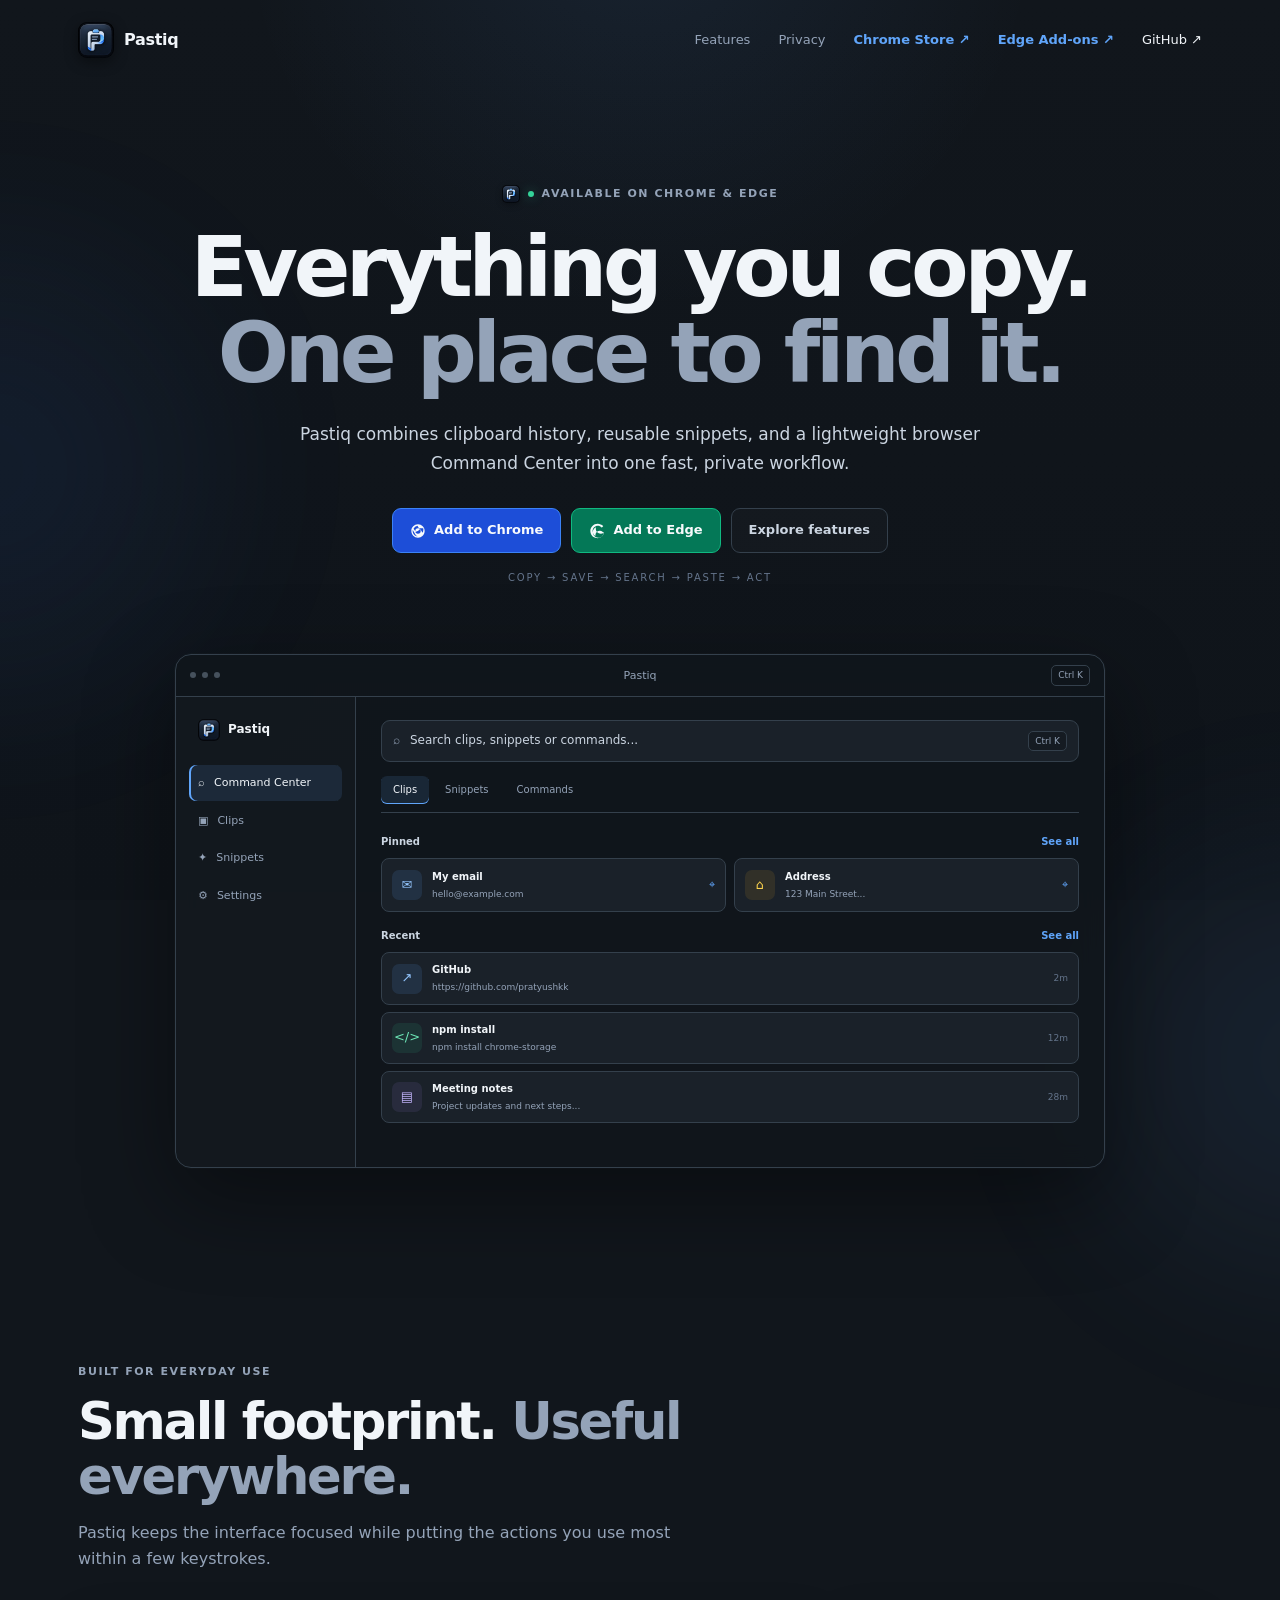
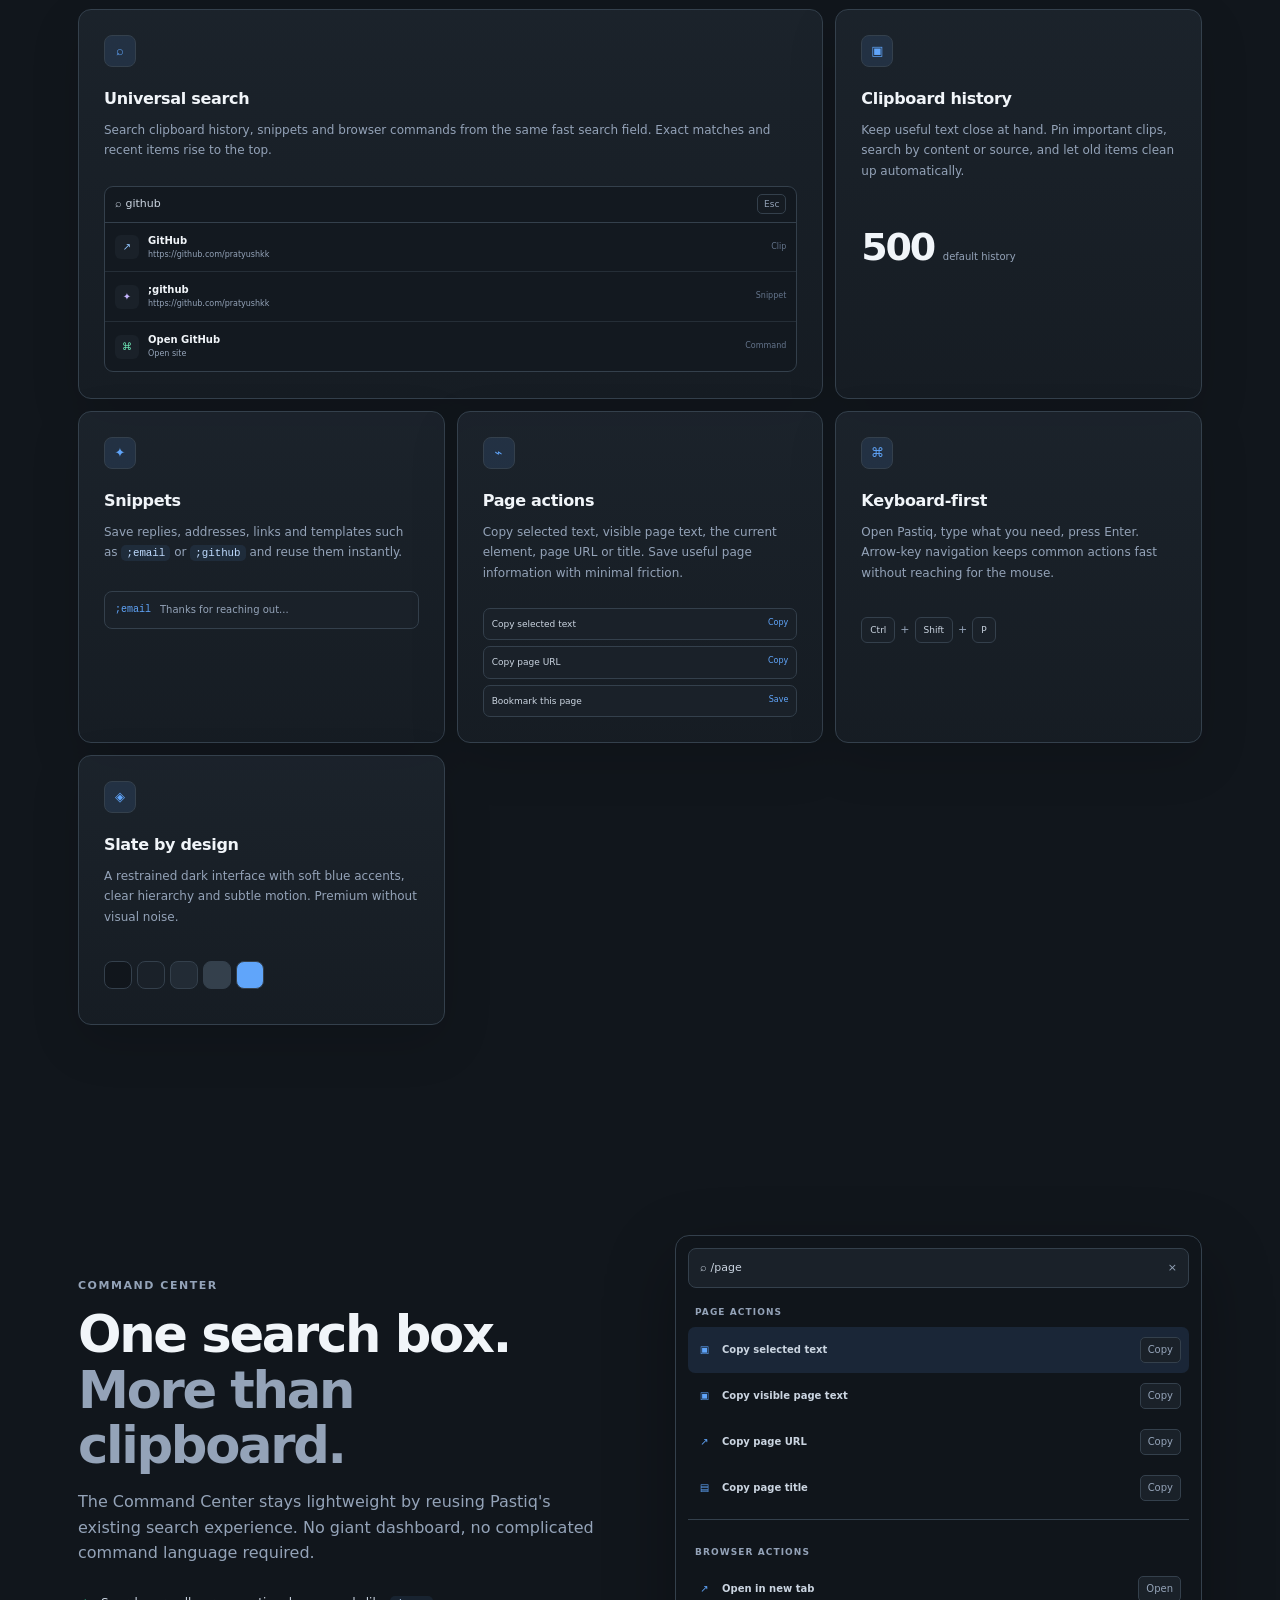
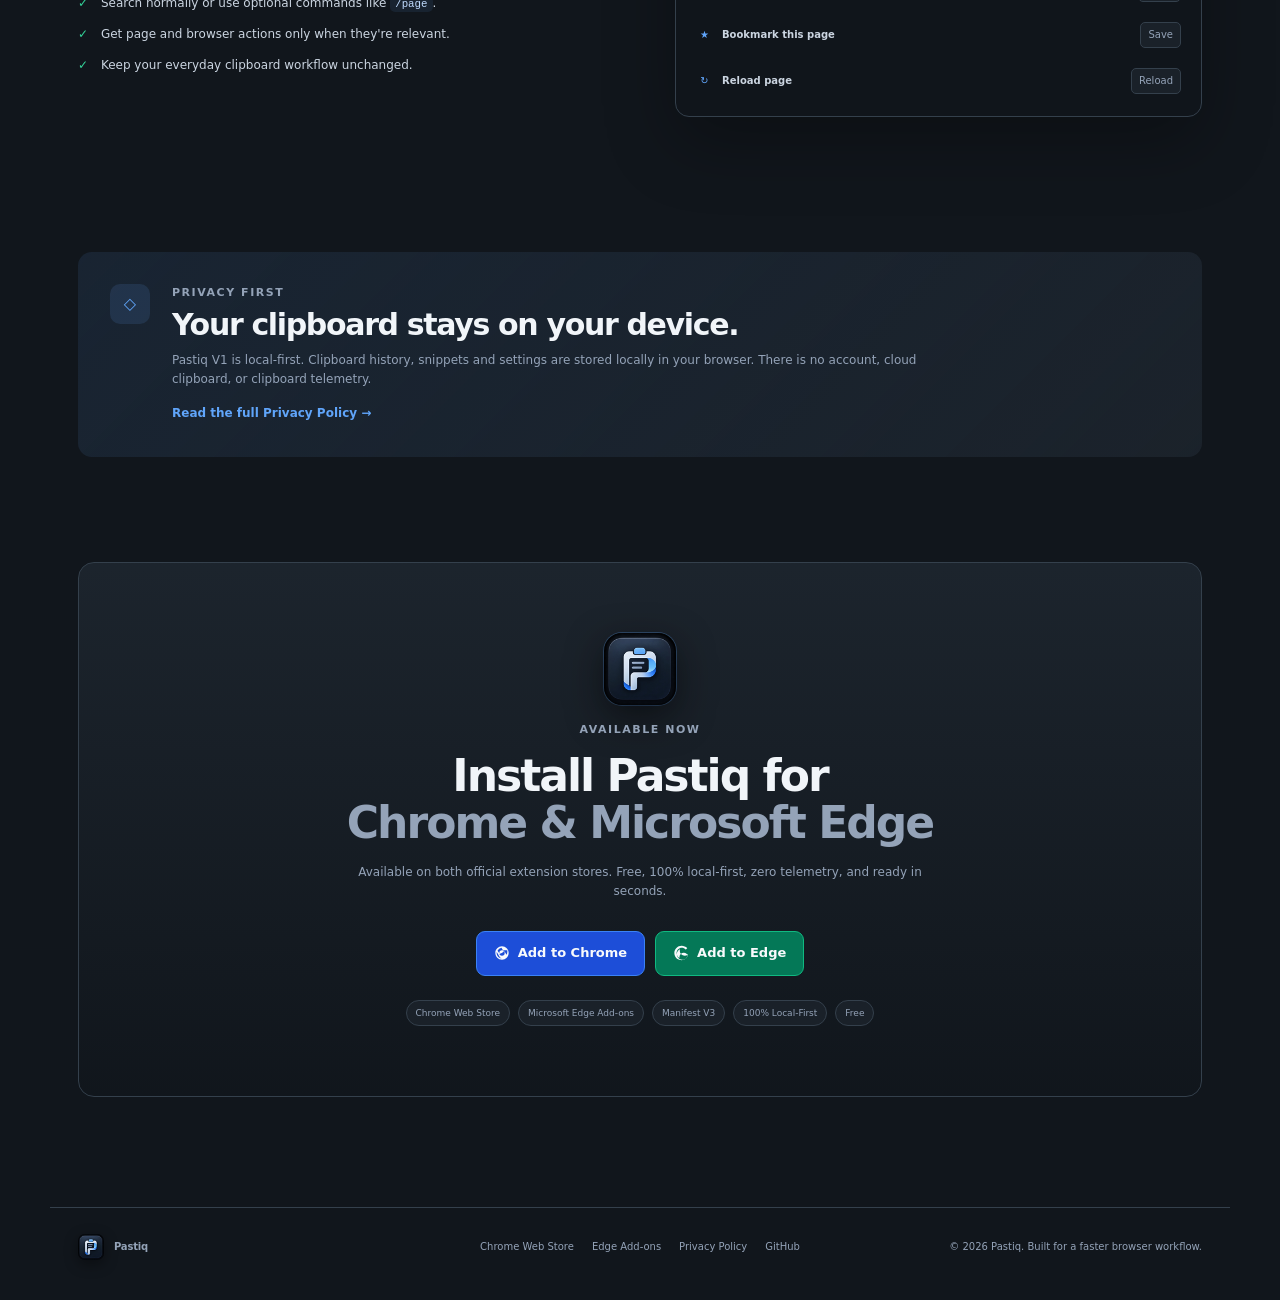
<file: index.html>
<!doctype html>
<html lang="en">
<head>
  <meta charset="utf-8">
  <meta name="viewport" content="width=device-width, initial-scale=1">
  <meta name="theme-color" content="#11161C">
  <meta name="description" content="Pastiq — the fast, private clipboard and lightweight command center for Chrome.">
  <title>Pastiq — Clipboard, Snippets & Command Center</title>
  <link rel="icon" href="icons/icon32.png" type="image/png">
  <link rel="apple-touch-icon" href="icons/icon128.png">
  <link rel="stylesheet" href="styles.css">
</head>
<body>
  <div class="ambient ambient-one"></div>
  <div class="ambient ambient-two"></div>

  <header class="nav">
    <a class="brand" href="./" aria-label="Pastiq home">
      <img src="icons/icon128.png" alt="Pastiq logo" class="brand-logo" width="36" height="36">
      <span>Pastiq</span>
    </a>
    <nav class="nav-links" aria-label="Primary navigation">
      <a href="#features">Features</a>
      <a href="#privacy">Privacy</a>
      <a class="nav-badge" href="https://chromewebstore.google.com/detail/fnlfffhpiaoiljenmjepgnjdpjjngoed?utm_source=item-share-cb" target="_blank" rel="noopener">Chrome Store ↗</a>
      <a class="nav-badge" href="https://microsoftedge.microsoft.com/addons/detail/pastiq-%E2%80%94-clipboard-comm/obihcbagfbnngcpdahdcihdpgjglkilc" target="_blank" rel="noopener">Edge Add-ons ↗</a>
      <a class="github-link" href="https://github.com/pratyushkk/pastiq" target="_blank" rel="noopener">GitHub ↗</a>
    </nav>
  </header>

  <main>
    <section class="hero">
      <div class="eyebrow"><img src="icons/icon32.png" alt="" class="hero-badge-logo"> <span class="status-dot"></span> Available on Chrome & Edge</div>
      <h1>Everything you copy.<br><span>One place to find it.</span></h1>
      <p class="hero-copy">Pastiq combines clipboard history, reusable snippets, and a lightweight browser Command Center into one fast, private workflow.</p>
      <div class="hero-actions">
        <a class="button primary chrome-btn" href="https://chromewebstore.google.com/detail/fnlfffhpiaoiljenmjepgnjdpjjngoed?utm_source=item-share-cb" target="_blank" rel="noopener">
          <svg viewBox="0 0 24 24" fill="currentColor"><path d="M12 2C6.48 2 2 6.48 2 12s4.48 10 10 10 10-4.48 10-10S17.52 2 12 2zm0 18c-4.41 0-8-3.59-8-8 0-.55.06-1.08.17-1.6l4.63 8.02A7.95 7.95 0 0 0 12 20zm0-12a4 4 0 1 1 0 8 4 4 0 0 1 0-8zm6.92 7.08l-3.23-5.6A4.01 4.01 0 0 0 12 8h7.9c.07.65.1 1.32.1 2 0 1.83-.5 3.54-1.38 5.08zM5.32 8.79A7.96 7.96 0 0 1 11.23 4.1l3.52 6.1A3.99 3.99 0 0 0 12 12c-1.34 0-2.5.66-3.2 1.67L5.32 8.79z"/></svg>
          Add to Chrome
        </a>
        <a class="button primary edge-btn" href="https://microsoftedge.microsoft.com/addons/detail/pastiq-%E2%80%94-clipboard-comm/obihcbagfbnngcpdahdcihdpgjglkilc" target="_blank" rel="noopener">
          <svg viewBox="0 0 24 24" fill="currentColor"><path d="M21.94 14.5c-.32 4.15-3.8 7.5-8.08 7.5-4.5 0-8.15-3.66-8.15-8.16 0-3.3 1.96-6.14 4.79-7.4-.18.73-.28 1.5-.28 2.3 0 4.1 3.32 7.42 7.42 7.42 1.5 0 2.9-.44 4.07-1.2.14-.1.18-.3.08-.43-.44-.57-.96-1.07-1.55-1.5-1.12-.81-2.47-1.29-3.92-1.29-3.7 0-6.7 3-6.7 6.7 0 .42.04.83.12 1.23C7.2 18.3 5.4 15.35 5.4 12c0-4.32 3.5-7.82 7.82-7.82 2.22 0 4.23.92 5.66 2.4.13.14.35.15.49.03l1.83-1.63c.14-.13.15-.35.02-.49C19.12 2.37 16.2 1 12.92 1 6.89 1 2 5.89 2 11.92c0 5.47 4.02 9.98 9.28 10.74.45.07.9.1 1.36.1 4.97 0 9.17-3.63 9.94-8.5.03-.2-.11-.38-.3-.4l-.34-.06z"/></svg>
          Add to Edge
        </a>
        <a class="button secondary" href="#features">Explore features</a>
      </div>
      <div class="hero-note">COPY → SAVE → SEARCH → PASTE → ACT</div>

      <div class="product-frame" aria-label="Pastiq interface preview">
        <div class="window-bar">
          <div class="window-dots"><i></i><i></i><i></i></div>
          <div class="window-title">Pastiq</div>
          <div class="window-shortcut">Ctrl K</div>
        </div>
        <div class="product-body">
          <aside class="product-side">
            <div class="mini-brand"><img src="icons/icon32.png" alt="" class="mini-logo"><strong>Pastiq</strong></div>
            <div class="side-item active">⌕ <span>Command Center</span></div>
            <div class="side-item">▣ <span>Clips</span></div>
            <div class="side-item">✦ <span>Snippets</span></div>
            <div class="side-item">⚙ <span>Settings</span></div>
          </aside>
          <div class="product-main">
            <div class="search-demo"><span>⌕</span><span class="search-text">Search clips, snippets or commands...</span><kbd>Ctrl K</kbd></div>
            <div class="demo-tabs"><span class="selected">Clips</span><span>Snippets</span><span>Commands</span></div>
            <div class="section-label">Pinned <a href="#">See all</a></div>
            <div class="clip-grid">
              <div class="clip"><span class="clip-icon mail">✉</span><div><b>My email</b><small>hello@example.com</small></div><span class="pin">⌖</span></div>
              <div class="clip"><span class="clip-icon home">⌂</span><div><b>Address</b><small>123 Main Street...</small></div><span class="pin">⌖</span></div>
            </div>
            <div class="section-label">Recent <a href="#">See all</a></div>
            <div class="clip-list">
              <div class="clip"><span class="clip-icon link">↗</span><div><b>GitHub</b><small>https://github.com/pratyushkk</small></div><time>2m</time></div>
              <div class="clip"><span class="clip-icon code">&lt;/&gt;</span><div><b>npm install</b><small>npm install chrome-storage</small></div><time>12m</time></div>
              <div class="clip"><span class="clip-icon text">▤</span><div><b>Meeting notes</b><small>Project updates and next steps...</small></div><time>28m</time></div>
            </div>
          </div>
        </div>
      </div>
    </section>

    <section id="features" class="section">
      <div class="section-heading">
        <div class="eyebrow">Built for everyday use</div>
        <h2>Small footprint. <span>Useful everywhere.</span></h2>
        <p>Pastiq keeps the interface focused while putting the actions you use most within a few keystrokes.</p>
      </div>
      <div class="feature-grid">
        <article class="feature-card large">
          <div class="feature-icon">⌕</div>
          <h3>Universal search</h3>
          <p>Search clipboard history, snippets and browser commands from the same fast search field. Exact matches and recent items rise to the top.</p>
          <div class="mock-command">
            <div class="mock-search">⌕ github <kbd>Esc</kbd></div>
            <div class="mock-row"><span class="blue">↗</span><div><b>GitHub</b><small>https://github.com/pratyushkk</small></div><em>Clip</em></div>
            <div class="mock-row"><span class="purple">✦</span><div><b>;github</b><small>https://github.com/pratyushkk</small></div><em>Snippet</em></div>
            <div class="mock-row"><span class="green">⌘</span><div><b>Open GitHub</b><small>Open site</small></div><em>Command</em></div>
          </div>
        </article>
        <article class="feature-card">
          <div class="feature-icon">▣</div>
          <h3>Clipboard history</h3>
          <p>Keep useful text close at hand. Pin important clips, search by content or source, and let old items clean up automatically.</p>
          <div class="stat-row"><strong>500</strong><span>default history</span></div>
        </article>
        <article class="feature-card">
          <div class="feature-icon">✦</div>
          <h3>Snippets</h3>
          <p>Save replies, addresses, links and templates such as <code>;email</code> or <code>;github</code> and reuse them instantly.</p>
          <div class="snippet-chip"><span>;email</span><span>Thanks for reaching out...</span></div>
        </article>
        <article class="feature-card">
          <div class="feature-icon">⌁</div>
          <h3>Page actions</h3>
          <p>Copy selected text, visible page text, the current element, page URL or title. Save useful page information with minimal friction.</p>
          <div class="action-stack"><span>Copy selected text <b>Copy</b></span><span>Copy page URL <b>Copy</b></span><span>Bookmark this page <b>Save</b></span></div>
        </article>
        <article class="feature-card">
          <div class="feature-icon">⌘</div>
          <h3>Keyboard-first</h3>
          <p>Open Pastiq, type what you need, press Enter. Arrow-key navigation keeps common actions fast without reaching for the mouse.</p>
          <div class="keys"><kbd>Ctrl</kbd><span>+</span><kbd>Shift</kbd><span>+</span><kbd>P</kbd></div>
        </article>
        <article class="feature-card">
          <div class="feature-icon">◈</div>
          <h3>Slate by design</h3>
          <p>A restrained dark interface with soft blue accents, clear hierarchy and subtle motion. Premium without visual noise.</p>
          <div class="swatches"><i></i><i></i><i></i><i></i><i></i></div>
        </article>
      </div>
    </section>

    <section class="command-section">
      <div class="command-copy">
        <div class="eyebrow">Command Center</div>
        <h2>One search box.<br><span>More than clipboard.</span></h2>
        <p>The Command Center stays lightweight by reusing Pastiq's existing search experience. No giant dashboard, no complicated command language required.</p>
        <ul>
          <li><span>✓</span> Search normally or use optional commands like <code>/page</code>.</li>
          <li><span>✓</span> Get page and browser actions only when they're relevant.</li>
          <li><span>✓</span> Keep your everyday clipboard workflow unchanged.</li>
        </ul>
      </div>
      <div class="command-panel">
        <div class="panel-search">⌕ /page <span>×</span></div>
        <div class="panel-title">PAGE ACTIONS</div>
        <div class="command-row active"><span>▣</span><b>Copy selected text</b><button>Copy</button></div>
        <div class="command-row"><span>▣</span><b>Copy visible page text</b><button>Copy</button></div>
        <div class="command-row"><span>↗</span><b>Copy page URL</b><button>Copy</button></div>
        <div class="command-row"><span>▤</span><b>Copy page title</b><button>Copy</button></div>
        <div class="divider"></div>
        <div class="panel-title">BROWSER ACTIONS</div>
        <div class="command-row"><span>↗</span><b>Open in new tab</b><button>Open</button></div>
        <div class="command-row"><span>★</span><b>Bookmark this page</b><button>Save</button></div>
        <div class="command-row"><span>↻</span><b>Reload page</b><button>Reload</button></div>
      </div>
    </section>

    <section id="privacy" class="privacy-section">
      <div class="privacy-card">
        <div class="privacy-icon">◇</div>
        <div>
          <div class="eyebrow">Privacy first</div>
          <h2>Your clipboard stays on your device.</h2>
          <p>Pastiq V1 is local-first. Clipboard history, snippets and settings are stored locally in your browser. There is no account, cloud clipboard, or clipboard telemetry.</p>
          <a class="text-link" href="privacy.html">Read the full Privacy Policy →</a>
        </div>
      </div>
    </section>

    <section id="download" class="download-section">
      <div class="download-card">
        <img src="icons/icon128.png" alt="Pastiq logo" class="download-card-logo" width="72" height="72">
        <div class="eyebrow" style="justify-content: center;">Available Now</div>
        <h2>Install Pastiq for<br><span>Chrome & Microsoft Edge</span></h2>
        <p>Available on both official extension stores. Free, 100% local-first, zero telemetry, and ready in seconds.</p>
        <div class="hero-actions">
          <a class="button primary chrome-btn" href="https://chromewebstore.google.com/detail/fnlfffhpiaoiljenmjepgnjdpjjngoed?utm_source=item-share-cb" target="_blank" rel="noopener">
            <svg viewBox="0 0 24 24" fill="currentColor"><path d="M12 2C6.48 2 2 6.48 2 12s4.48 10 10 10 10-4.48 10-10S17.52 2 12 2zm0 18c-4.41 0-8-3.59-8-8 0-.55.06-1.08.17-1.6l4.63 8.02A7.95 7.95 0 0 0 12 20zm0-12a4 4 0 1 1 0 8 4 4 0 0 1 0-8zm6.92 7.08l-3.23-5.6A4.01 4.01 0 0 0 12 8h7.9c.07.65.1 1.32.1 2 0 1.83-.5 3.54-1.38 5.08zM5.32 8.79A7.96 7.96 0 0 1 11.23 4.1l3.52 6.1A3.99 3.99 0 0 0 12 12c-1.34 0-2.5.66-3.2 1.67L5.32 8.79z"/></svg>
            Add to Chrome
          </a>
          <a class="button primary edge-btn" href="https://microsoftedge.microsoft.com/addons/detail/pastiq-%E2%80%94-clipboard-comm/obihcbagfbnngcpdahdcihdpgjglkilc" target="_blank" rel="noopener">
            <svg viewBox="0 0 24 24" fill="currentColor"><path d="M21.94 14.5c-.32 4.15-3.8 7.5-8.08 7.5-4.5 0-8.15-3.66-8.15-8.16 0-3.3 1.96-6.14 4.79-7.4-.18.73-.28 1.5-.28 2.3 0 4.1 3.32 7.42 7.42 7.42 1.5 0 2.9-.44 4.07-1.2.14-.1.18-.3.08-.43-.44-.57-.96-1.07-1.55-1.5-1.12-.81-2.47-1.29-3.92-1.29-3.7 0-6.7 3-6.7 6.7 0 .42.04.83.12 1.23C7.2 18.3 5.4 15.35 5.4 12c0-4.32 3.5-7.82 7.82-7.82 2.22 0 4.23.92 5.66 2.4.13.14.35.15.49.03l1.83-1.63c.14-.13.15-.35.02-.49C19.12 2.37 16.2 1 12.92 1 6.89 1 2 5.89 2 11.92c0 5.47 4.02 9.98 9.28 10.74.45.07.9.1 1.36.1 4.97 0 9.17-3.63 9.94-8.5.03-.2-.11-.38-.3-.4l-.34-.06z"/></svg>
            Add to Edge
          </a>
        </div>
        <div class="download-meta">
          <span>Chrome Web Store</span>
          <span>Microsoft Edge Add-ons</span>
          <span>Manifest V3</span>
          <span>100% Local-First</span>
          <span>Free</span>
        </div>
      </div>
    </section>
  </main>

  <footer class="footer">
    <a class="brand" href="./"><img src="icons/icon48.png" alt="Pastiq logo" class="brand-logo small" width="26" height="26"><span>Pastiq</span></a>
    <div class="footer-links">
      <a href="https://chromewebstore.google.com/detail/fnlfffhpiaoiljenmjepgnjdpjjngoed?utm_source=item-share-cb" target="_blank" rel="noopener">Chrome Web Store</a>
      <a href="https://microsoftedge.microsoft.com/addons/detail/pastiq-%E2%80%94-clipboard-comm/obihcbagfbnngcpdahdcihdpgjglkilc" target="_blank" rel="noopener">Edge Add-ons</a>
      <a href="privacy.html">Privacy Policy</a>
      <a href="https://github.com/pratyushkk/pastiq" target="_blank" rel="noopener">GitHub</a>
    </div>
    <p>© 2026 Pastiq. Built for a faster browser workflow.</p>
  </footer>
</body>
</html>
</file>
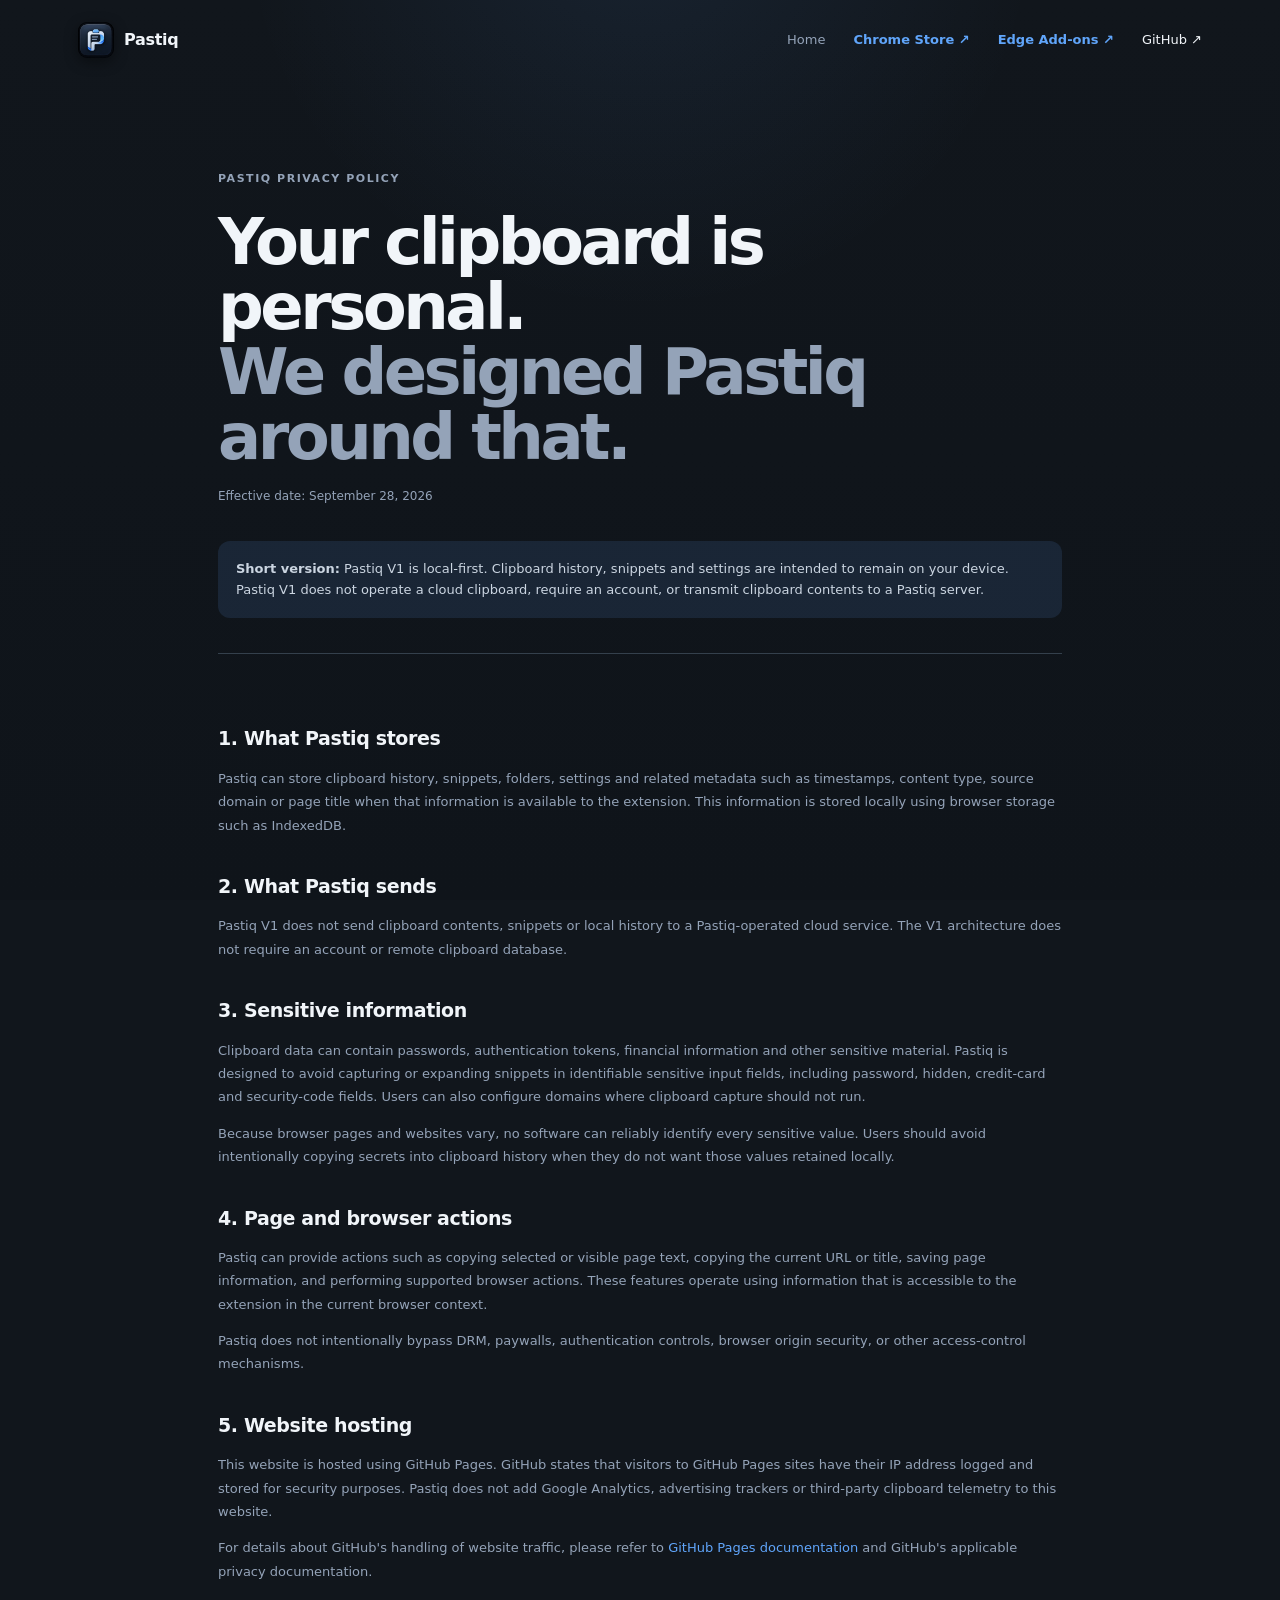
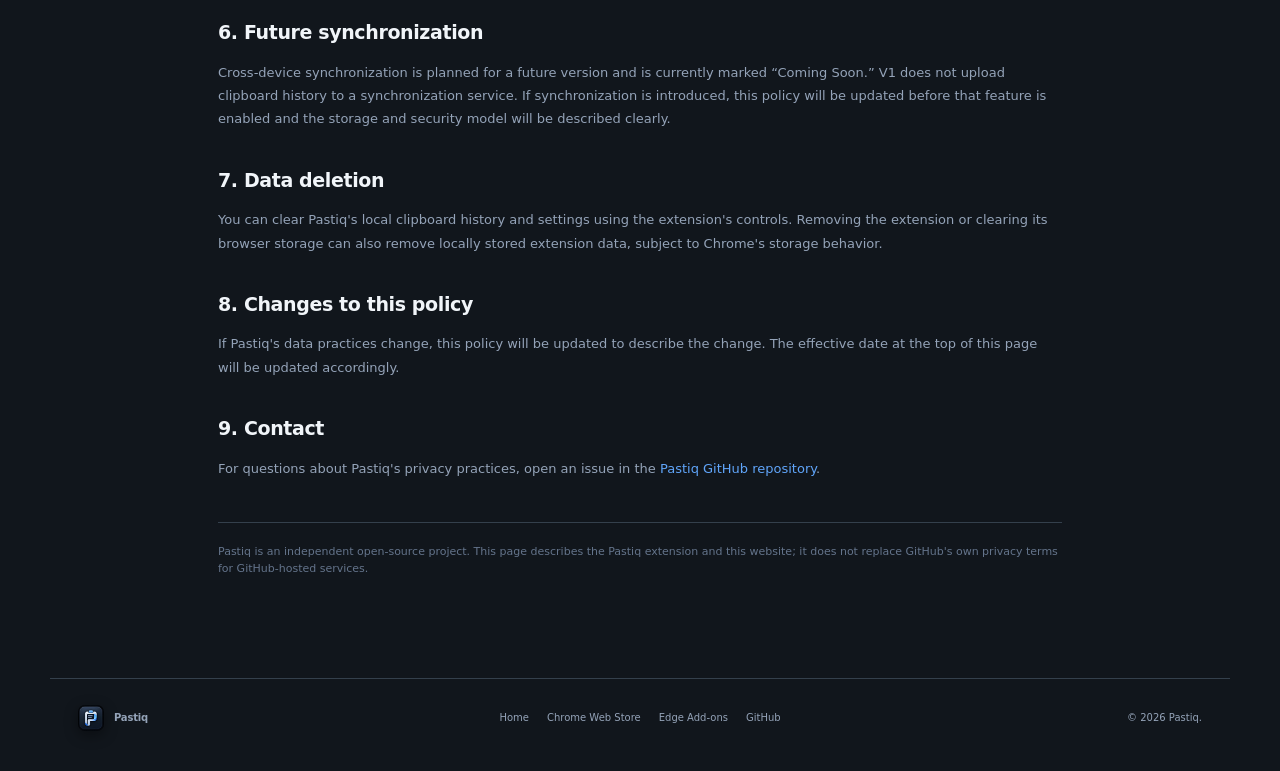
<file: privacy.html>
<!doctype html>
<html lang="en">
<head>
  <meta charset="utf-8">
  <meta name="viewport" content="width=device-width, initial-scale=1">
  <meta name="theme-color" content="#11161C">
  <meta name="description" content="Pastiq Privacy Policy.">
  <title>Privacy Policy — Pastiq</title>
  <link rel="icon" href="icons/icon32.png" type="image/png">
  <link rel="apple-touch-icon" href="icons/icon128.png">
  <link rel="stylesheet" href="styles.css">
</head>
<body>
  <header class="nav">
    <a class="brand" href="./" aria-label="Pastiq home"><img src="icons/icon128.png" alt="Pastiq logo" class="brand-logo" width="36" height="36"><span>Pastiq</span></a>
    <nav class="nav-links">
      <a href="./">Home</a>
      <a class="nav-badge" href="https://chromewebstore.google.com/detail/fnlfffhpiaoiljenmjepgnjdpjjngoed?utm_source=item-share-cb" target="_blank" rel="noopener">Chrome Store ↗</a>
      <a class="nav-badge" href="https://microsoftedge.microsoft.com/addons/detail/pastiq-%E2%80%94-clipboard-comm/obihcbagfbnngcpdahdcihdpgjglkilc" target="_blank" rel="noopener">Edge Add-ons ↗</a>
      <a class="github-link" href="https://github.com/pratyushkk/pastiq" target="_blank" rel="noopener">GitHub ↗</a>
    </nav>
  </header>

  <main class="policy">
    <div class="eyebrow">Pastiq Privacy Policy</div>
    <h1>Your clipboard is personal.<br><span>We designed Pastiq around that.</span></h1>
    <p class="policy-lead">Effective date: September 28, 2026</p>

    <div class="policy-callout"><strong>Short version:</strong> Pastiq V1 is local-first. Clipboard history, snippets and settings are intended to remain on your device. Pastiq V1 does not operate a cloud clipboard, require an account, or transmit clipboard contents to a Pastiq server.</div>

    <article class="policy-content">
      <h2>1. What Pastiq stores</h2>
      <p>Pastiq can store clipboard history, snippets, folders, settings and related metadata such as timestamps, content type, source domain or page title when that information is available to the extension. This information is stored locally using browser storage such as IndexedDB.</p>

      <h2>2. What Pastiq sends</h2>
      <p>Pastiq V1 does not send clipboard contents, snippets or local history to a Pastiq-operated cloud service. The V1 architecture does not require an account or remote clipboard database.</p>

      <h2>3. Sensitive information</h2>
      <p>Clipboard data can contain passwords, authentication tokens, financial information and other sensitive material. Pastiq is designed to avoid capturing or expanding snippets in identifiable sensitive input fields, including password, hidden, credit-card and security-code fields. Users can also configure domains where clipboard capture should not run.</p>
      <p>Because browser pages and websites vary, no software can reliably identify every sensitive value. Users should avoid intentionally copying secrets into clipboard history when they do not want those values retained locally.</p>

      <h2>4. Page and browser actions</h2>
      <p>Pastiq can provide actions such as copying selected or visible page text, copying the current URL or title, saving page information, and performing supported browser actions. These features operate using information that is accessible to the extension in the current browser context.</p>
      <p>Pastiq does not intentionally bypass DRM, paywalls, authentication controls, browser origin security, or other access-control mechanisms.</p>

      <h2>5. Website hosting</h2>
      <p>This website is hosted using GitHub Pages. GitHub states that visitors to GitHub Pages sites have their IP address logged and stored for security purposes. Pastiq does not add Google Analytics, advertising trackers or third-party clipboard telemetry to this website.</p>
      <p>For details about GitHub's handling of website traffic, please refer to <a href="https://docs.github.com/en/pages/getting-started-with-github-pages/what-is-github-pages" target="_blank" rel="noopener">GitHub Pages documentation</a> and GitHub's applicable privacy documentation.</p>

      <h2>6. Future synchronization</h2>
      <p>Cross-device synchronization is planned for a future version and is currently marked “Coming Soon.” V1 does not upload clipboard history to a synchronization service. If synchronization is introduced, this policy will be updated before that feature is enabled and the storage and security model will be described clearly.</p>

      <h2>7. Data deletion</h2>
      <p>You can clear Pastiq's local clipboard history and settings using the extension's controls. Removing the extension or clearing its browser storage can also remove locally stored extension data, subject to Chrome's storage behavior.</p>

      <h2>8. Changes to this policy</h2>
      <p>If Pastiq's data practices change, this policy will be updated to describe the change. The effective date at the top of this page will be updated accordingly.</p>

      <h2>9. Contact</h2>
      <p>For questions about Pastiq's privacy practices, open an issue in the <a href="https://github.com/pratyushkk/pastiq/issues" target="_blank" rel="noopener">Pastiq GitHub repository</a>.</p>

      <div class="policy-footer-note">Pastiq is an independent open-source project. This page describes the Pastiq extension and this website; it does not replace GitHub's own privacy terms for GitHub-hosted services.</div>
    </article>
  </main>

  <footer class="footer">
    <a class="brand" href="./"><img src="icons/icon48.png" alt="Pastiq logo" class="brand-logo small" width="26" height="26"><span>Pastiq</span></a>
    <div class="footer-links">
      <a href="./">Home</a>
      <a href="https://chromewebstore.google.com/detail/fnlfffhpiaoiljenmjepgnjdpjjngoed?utm_source=item-share-cb" target="_blank" rel="noopener">Chrome Web Store</a>
      <a href="https://microsoftedge.microsoft.com/addons/detail/pastiq-%E2%80%94-clipboard-comm/obihcbagfbnngcpdahdcihdpgjglkilc" target="_blank" rel="noopener">Edge Add-ons</a>
      <a href="https://github.com/pratyushkk/pastiq" target="_blank" rel="noopener">GitHub</a>
    </div>
    <p>© 2026 Pastiq.</p>
  </footer>
</body>
</html>
</file>
<file: styles.css>
:root{--bg:#11161C;--bg2:#151B22;--surface:#1A2129;--elev:#222B35;--hover:#28333E;--active:#303C48;--border:#34404C;--border2:#465361;--text:#F1F5F9;--text2:#CBD5E1;--muted:#94A3B8;--disabled:#64748B;--blue:#60A5FA;--blue2:#3B82F6;--blueSoft:rgba(96,165,250,.12);--green:#34D399;--purple:#A78BFA;--radius:12px;--font:Inter,ui-sans-serif,system-ui,-apple-system,BlinkMacSystemFont,"Segoe UI",sans-serif}*{box-sizing:border-box}html{scroll-behavior:smooth}body{margin:0;background:var(--bg);color:var(--text);font-family:var(--font);line-height:1.6;-webkit-font-smoothing:antialiased}body:before{content:"";position:fixed;inset:0;pointer-events:none;background:radial-gradient(circle at 50% -10%,rgba(96,165,250,.09),transparent 34%),linear-gradient(180deg,#11161C 0%,#0f141a 100%)}a{color:inherit;text-decoration:none}.ambient{position:absolute;width:420px;height:420px;border-radius:50%;filter:blur(100px);opacity:.08;pointer-events:none}.ambient-one{background:#3B82F6;top:260px;left:-220px}.ambient-two{background:#60A5FA;top:850px;right:-240px}.nav{position:relative;z-index:5;max-width:1180px;margin:auto;padding:22px 28px;display:flex;align-items:center;justify-content:space-between}.brand{display:flex;align-items:center;gap:10px;font-weight:700;letter-spacing:-.02em}.brand-mark{width:34px;height:34px;display:grid;place-items:center}.brand-mark svg{width:34px;height:34px}.brand-mark.small{width:28px;height:28px}.brand-mark.small svg{width:28px;height:28px}.nav-links{display:flex;align-items:center;gap:28px;color:var(--muted);font-size:13px}.nav-links a:hover,.footer a:hover,.text-link:hover{color:var(--text)}.github-link{color:var(--text)!important}.hero{position:relative;z-index:1;max-width:1180px;margin:0 auto;padding:105px 28px 90px;text-align:center}.eyebrow{text-transform:uppercase;letter-spacing:.14em;font-size:11px;font-weight:700;color:var(--muted);display:flex;align-items:center;gap:8px}.hero>.eyebrow{justify-content:center}.status-dot{width:6px;height:6px;border-radius:50%;background:var(--green);box-shadow:0 0 12px rgba(52,211,153,.45)}h1{font-size:clamp(48px,7vw,84px);line-height:1.02;letter-spacing:-.055em;margin:22px 0 24px;font-weight:760}h1 span,h2 span{color:var(--muted)}.hero-copy{max-width:690px;margin:0 auto;color:var(--text2);font-size:17px;line-height:1.7}.hero-actions{display:flex;justify-content:center;gap:10px;margin:30px 0 14px}.button{padding:11px 17px;border-radius:9px;font-size:13px;font-weight:650;border:1px solid var(--border);transition:150ms ease}.button.primary{background:var(--blue);color:#08111b;border-color:var(--blue)}.button.primary:hover{background:var(--blue2);border-color:var(--blue2);transform:translateY(-1px)}.button.secondary{background:rgba(255,255,255,.02);color:var(--text2)}.button.secondary:hover{background:var(--surface);border-color:var(--border2)}.hero-note{font-size:10px;letter-spacing:.18em;color:var(--disabled);margin-top:17px}.product-frame{margin:68px auto 0;max-width:930px;text-align:left;background:rgba(17,22,28,.88);border:1px solid var(--border);border-radius:16px;overflow:hidden;box-shadow:0 30px 90px rgba(0,0,0,.42),0 0 0 1px rgba(255,255,255,.02);backdrop-filter:blur(12px)}.window-bar{height:42px;border-bottom:1px solid var(--border);display:flex;align-items:center;padding:0 14px;position:relative;color:var(--muted);font-size:11px}.window-dots{display:flex;gap:6px}.window-dots i{width:6px;height:6px;border-radius:50%;background:#46515d}.window-title{position:absolute;left:50%;transform:translateX(-50%)}.window-shortcut{margin-left:auto;border:1px solid var(--border);border-radius:5px;padding:2px 6px;font-size:9px}.product-body{display:flex;min-height:470px}.product-side{width:180px;border-right:1px solid var(--border);padding:22px 13px;background:rgba(255,255,255,.01)}.mini-brand{display:flex;align-items:center;gap:8px;font-size:12px;padding:0 9px 22px}.mini-icon{display:grid;place-items:center;width:23px;height:23px;border-radius:7px;background:linear-gradient(135deg,#60A5FA,#3B82F6);color:#07111c;font-weight:800}.side-item{display:flex;align-items:center;gap:9px;color:var(--muted);font-size:11px;padding:9px;border-radius:7px;margin:2px 0}.side-item.active{color:var(--text);background:var(--blueSoft);box-shadow:inset 2px 0 var(--blue)}.product-main{flex:1;padding:23px 25px}.search-demo{height:42px;border:1px solid var(--border);background:var(--surface);border-radius:9px;display:flex;align-items:center;gap:10px;padding:0 11px;color:var(--muted);font-size:12px}.search-demo .search-text{color:var(--text2);flex:1}.search-demo kbd,.keys kbd,.mock-search kbd{font:inherit;color:var(--muted);border:1px solid var(--border);background:var(--bg2);border-radius:5px;padding:2px 6px;font-size:9px}.demo-tabs{display:flex;gap:4px;margin:14px 0 21px;border-bottom:1px solid var(--border);padding-bottom:8px}.demo-tabs span{font-size:10px;color:var(--muted);padding:6px 12px;border-radius:6px}.demo-tabs .selected{color:var(--text);background:var(--blueSoft);box-shadow:inset 0 -1px var(--blue)}.section-label{font-size:10px;font-weight:700;color:var(--text2);margin:16px 0 8px}.section-label a{float:right;color:var(--blue);font-weight:600}.clip-grid{display:grid;grid-template-columns:1fr 1fr;gap:8px}.clip{min-width:0;display:flex;align-items:center;gap:10px;padding:10px;border:1px solid var(--border);background:var(--surface);border-radius:8px}.clip-icon{width:30px;height:30px;flex:0 0 30px;border-radius:7px;display:grid;place-items:center;font-size:13px}.clip-icon.mail{background:rgba(96,165,250,.13);color:#93C5FD}.clip-icon.home{background:rgba(251,191,36,.10);color:#FCD34D}.clip-icon.link{background:rgba(96,165,250,.13);color:#93C5FD}.clip-icon.code{background:rgba(52,211,153,.10);color:#6EE7B7}.clip-icon.text{background:rgba(167,139,250,.10);color:#C4B5FD}.clip b{display:block;font-size:10px;white-space:nowrap;overflow:hidden;text-overflow:ellipsis}.clip small{display:block;color:var(--muted);font-size:9px;white-space:nowrap;overflow:hidden;text-overflow:ellipsis;margin-top:2px}.pin{margin-left:auto;color:var(--blue);font-size:11px}.clip-list{display:grid;gap:7px}.clip-list .clip{padding:9px 10px}.clip-list time{margin-left:auto;color:var(--disabled);font-size:9px}.section{position:relative;z-index:1;max-width:1180px;margin:auto;padding:105px 28px}.section-heading{max-width:680px;margin-bottom:38px}.section-heading h2,.command-copy h2,.privacy-card h2,.download-card h2{font-size:clamp(34px,4vw,54px);line-height:1.08;letter-spacing:-.045em;margin:13px 0 16px}.section-heading p,.command-copy>p{color:var(--muted);max-width:620px;margin:0}.feature-grid{display:grid;grid-template-columns:repeat(3,1fr);gap:12px}.feature-card{min-height:270px;background:linear-gradient(180deg,rgba(34,43,53,.62),rgba(26,33,41,.62));border:1px solid var(--border);border-radius:13px;padding:25px;box-shadow:0 18px 50px rgba(0,0,0,.13)}.feature-card.large{grid-column:span 2;min-height:390px}.feature-icon{width:32px;height:32px;border:1px solid var(--border);border-radius:8px;display:grid;place-items:center;color:var(--blue);background:var(--blueSoft);font-size:13px}.feature-card h3{margin:19px 0 8px;font-size:16px;letter-spacing:-.02em}.feature-card p{color:var(--muted);font-size:12px;line-height:1.7;margin:0}.mock-command{margin-top:25px;border:1px solid var(--border);border-radius:9px;overflow:hidden;background:#131920}.mock-search{height:36px;border-bottom:1px solid var(--border);padding:0 10px;display:flex;align-items:center;gap:8px;font-size:11px;color:var(--text2)}.mock-search kbd{margin-left:auto}.mock-row{display:flex;align-items:center;gap:9px;padding:10px;border-bottom:1px solid rgba(52,64,76,.55)}.mock-row:last-child{border:0}.mock-row>span{width:24px;height:24px;border-radius:6px;display:grid;place-items:center;background:var(--surface);font-size:10px}.mock-row .blue{color:#93C5FD}.mock-row .purple{color:#C4B5FD}.mock-row .green{color:#6EE7B7}.mock-row div{flex:1}.mock-row b{display:block;font-size:10px}.mock-row small{display:block;color:var(--muted);font-size:8px}.mock-row em{font-style:normal;color:var(--disabled);font-size:8px}.stat-row{display:flex;align-items:baseline;gap:9px;margin-top:36px}.stat-row strong{font-size:38px;letter-spacing:-.06em}.stat-row span{font-size:10px;color:var(--muted)}code{font-family:ui-monospace,SFMono-Regular,Menlo,monospace;color:#BFDBFE;background:rgba(96,165,250,.09);padding:2px 5px;border-radius:5px;font-size:.9em}.snippet-chip{margin-top:28px;border:1px solid var(--border);background:var(--surface);border-radius:8px;padding:10px;font-size:10px;display:flex;gap:9px;align-items:center}.snippet-chip span:first-child{color:var(--blue);font-family:monospace}.snippet-chip span:last-child{color:var(--muted);white-space:nowrap;overflow:hidden;text-overflow:ellipsis}.action-stack{display:grid;gap:6px;margin-top:25px}.action-stack span{display:flex;justify-content:space-between;gap:8px;border:1px solid var(--border);background:var(--surface);border-radius:7px;padding:8px;font-size:9px;color:var(--text2)}.action-stack b{font-weight:500;color:var(--blue);font-size:8px}.keys{display:flex;align-items:center;gap:5px;margin-top:34px;color:var(--muted);font-size:11px}.keys kbd{border:1px solid var(--border);background:var(--surface);border-radius:6px;padding:5px 8px;color:var(--text2);font-size:9px}.swatches{display:flex;gap:5px;margin-top:34px}.swatches i{width:28px;height:28px;border-radius:8px;border:1px solid var(--border)}.swatches i:nth-child(1){background:#11161C}.swatches i:nth-child(2){background:#1A2129}.swatches i:nth-child(3){background:#222B35}.swatches i:nth-child(4){background:#34404C}.swatches i:nth-child(5){background:#60A5FA}.command-section{position:relative;z-index:1;max-width:1180px;margin:auto;padding:105px 28px;display:grid;grid-template-columns:1fr 1fr;gap:70px;align-items:center}.command-copy ul{padding:0;margin:28px 0 0;list-style:none;display:grid;gap:12px;color:var(--text2);font-size:12px}.command-copy li span{color:var(--green);margin-right:9px}.command-panel{background:rgba(17,22,28,.9);border:1px solid var(--border);border-radius:14px;padding:12px;box-shadow:0 25px 70px rgba(0,0,0,.3)}.panel-search{height:40px;border:1px solid var(--border);border-radius:8px;background:var(--surface);display:flex;align-items:center;padding:0 11px;color:var(--text2);font-size:11px}.panel-search span{margin-left:auto;color:var(--muted)}.panel-title{font-size:9px;font-weight:700;color:var(--muted);letter-spacing:.12em;padding:17px 7px 7px}.command-row{display:flex;align-items:center;gap:9px;padding:10px 8px;border-radius:7px;color:var(--text2);font-size:10px}.command-row.active{background:var(--blueSoft);box-shadow:inset 0 0 0 1px var(--accent-border)}.command-row>span{color:var(--blue);width:17px;text-align:center}.command-row b{font-weight:550;flex:1}.command-row button{border:1px solid var(--border);background:var(--surface);color:var(--muted);border-radius:5px;padding:4px 7px;font:inherit}.divider{height:1px;background:var(--border);margin:8px 0}.privacy-section{position:relative;z-index:1;max-width:1180px;margin:auto;padding:30px 28px 105px}.privacy-card{display:flex;gap:22px;align-items:flex-start;background:linear-gradient(135deg,rgba(96,165,250,.10),rgba(34,43,53,.6));border:1px solid var(--accent-border);border-radius:14px;padding:32px}.privacy-icon{width:40px;height:40px;border-radius:10px;display:grid;place-items:center;background:var(--blueSoft);color:var(--blue);border:1px solid var(--accent-border);flex:0 0 auto}.privacy-card h2{font-size:30px;margin:7px 0 10px}.privacy-card p{color:var(--muted);font-size:12px;max-width:750px;margin:0 0 10px}.text-link{font-size:12px;color:var(--blue);font-weight:650}.download-section{position:relative;z-index:1;max-width:1180px;margin:auto;padding:0 28px 110px}.download-card{text-align:center;padding:70px 30px;border:1px solid var(--border);border-radius:16px;background:linear-gradient(180deg,rgba(34,43,53,.68),rgba(17,22,28,.68))}.download-card h2{font-size:44px}.download-card p{max-width:600px;margin:0 auto;color:var(--muted);font-size:12px}.download-meta{display:flex;justify-content:center;gap:8px;flex-wrap:wrap;margin-top:24px}.download-meta span{border:1px solid var(--border);background:var(--surface);border-radius:999px;padding:5px 9px;color:var(--muted);font-size:9px}.footer{position:relative;z-index:1;max-width:1180px;margin:auto;padding:26px 28px 40px;border-top:1px solid var(--border);display:grid;grid-template-columns:1fr auto 1fr;align-items:center;gap:18px;color:var(--muted);font-size:10px}.footer-links{display:flex;gap:18px}.footer p{text-align:right;margin:0}.policy{position:relative;z-index:1;max-width:900px;margin:auto;padding:90px 28px 100px}.policy h1{font-size:clamp(40px,5vw,65px);margin-bottom:16px}.policy-lead{color:var(--muted);font-size:12px}.policy-callout{margin:35px 0;border:1px solid var(--accent-border);background:var(--blueSoft);border-radius:12px;padding:18px;color:var(--text2);font-size:13px}.policy-content{border-top:1px solid var(--border);padding-top:35px}.policy-content h2{font-size:19px;letter-spacing:-.02em;margin:34px 0 8px}.policy-content p{color:var(--muted);font-size:13px;line-height:1.8}.policy-content a{color:var(--blue)}.policy-footer-note{margin-top:42px;padding-top:20px;border-top:1px solid var(--border);font-size:11px;color:var(--disabled)}@media(max-width:850px){.nav-links{gap:14px}.feature-grid{grid-template-columns:1fr 1fr}.feature-card.large{grid-column:span 2}.command-section{grid-template-columns:1fr;gap:35px}.product-side{display:none}.product-main{padding:18px}.hero{padding-top:75px}}@media(max-width:620px){.nav{padding:17px 18px}.nav-links a:not(.github-link){display:none}.hero,.section,.command-section,.privacy-section,.download-section,.policy{padding-left:18px;padding-right:18px}.hero{padding-top:62px}.hero-copy{font-size:15px}.feature-grid{grid-template-columns:1fr}.feature-card.large{grid-column:auto}.clip-grid{grid-template-columns:1fr}.product-frame{margin-top:45px}.product-body{min-height:360px}.footer{grid-template-columns:1fr;gap:12px;padding-left:18px;padding-right:18px}.footer p{text-align:left}.privacy-card{flex-direction:column}.download-card{padding:50px 20px}.download-card h2{font-size:34px}}.brand-logo{width:36px;height:36px;border-radius:9px;object-fit:contain;display:block;box-shadow:0 4px 14px rgba(0,0,0,.4)}.brand-logo.small{width:26px;height:26px;border-radius:7px}.hero-badge-logo{width:18px;height:18px;border-radius:5px;display:inline-block;box-shadow:0 2px 6px rgba(0,0,0,.3);vertical-align:middle}.mini-logo{width:22px;height:22px;border-radius:6px;display:block;object-fit:contain}.download-card-logo{width:72px;height:72px;border-radius:18px;display:block;margin:0 auto 16px;box-shadow:0 12px 36px rgba(0,0,0,.5),0 0 0 1px rgba(96,165,250,.3)}.button.chrome-btn{background:#1d4ed8;color:#f8fafc;border-color:#3b82f6;display:inline-flex;align-items:center;gap:8px}.button.chrome-btn:hover{background:#2563eb;border-color:#60a5fa;color:#fff;transform:translateY(-1px)}.button.edge-btn{background:#047857;color:#f8fafc;border-color:#10b981;display:inline-flex;align-items:center;gap:8px}.button.edge-btn:hover{background:#059669;border-color:#34d399;color:#fff;transform:translateY(-1px)}.button svg{width:16px;height:16px;flex:0 0 16px;display:inline-block;vertical-align:middle}.nav-badge{color:var(--blue)!important;font-weight:600}@media(prefers-reduced-motion:reduce){html{scroll-behavior:auto}.button{transition:none}}
</file>
